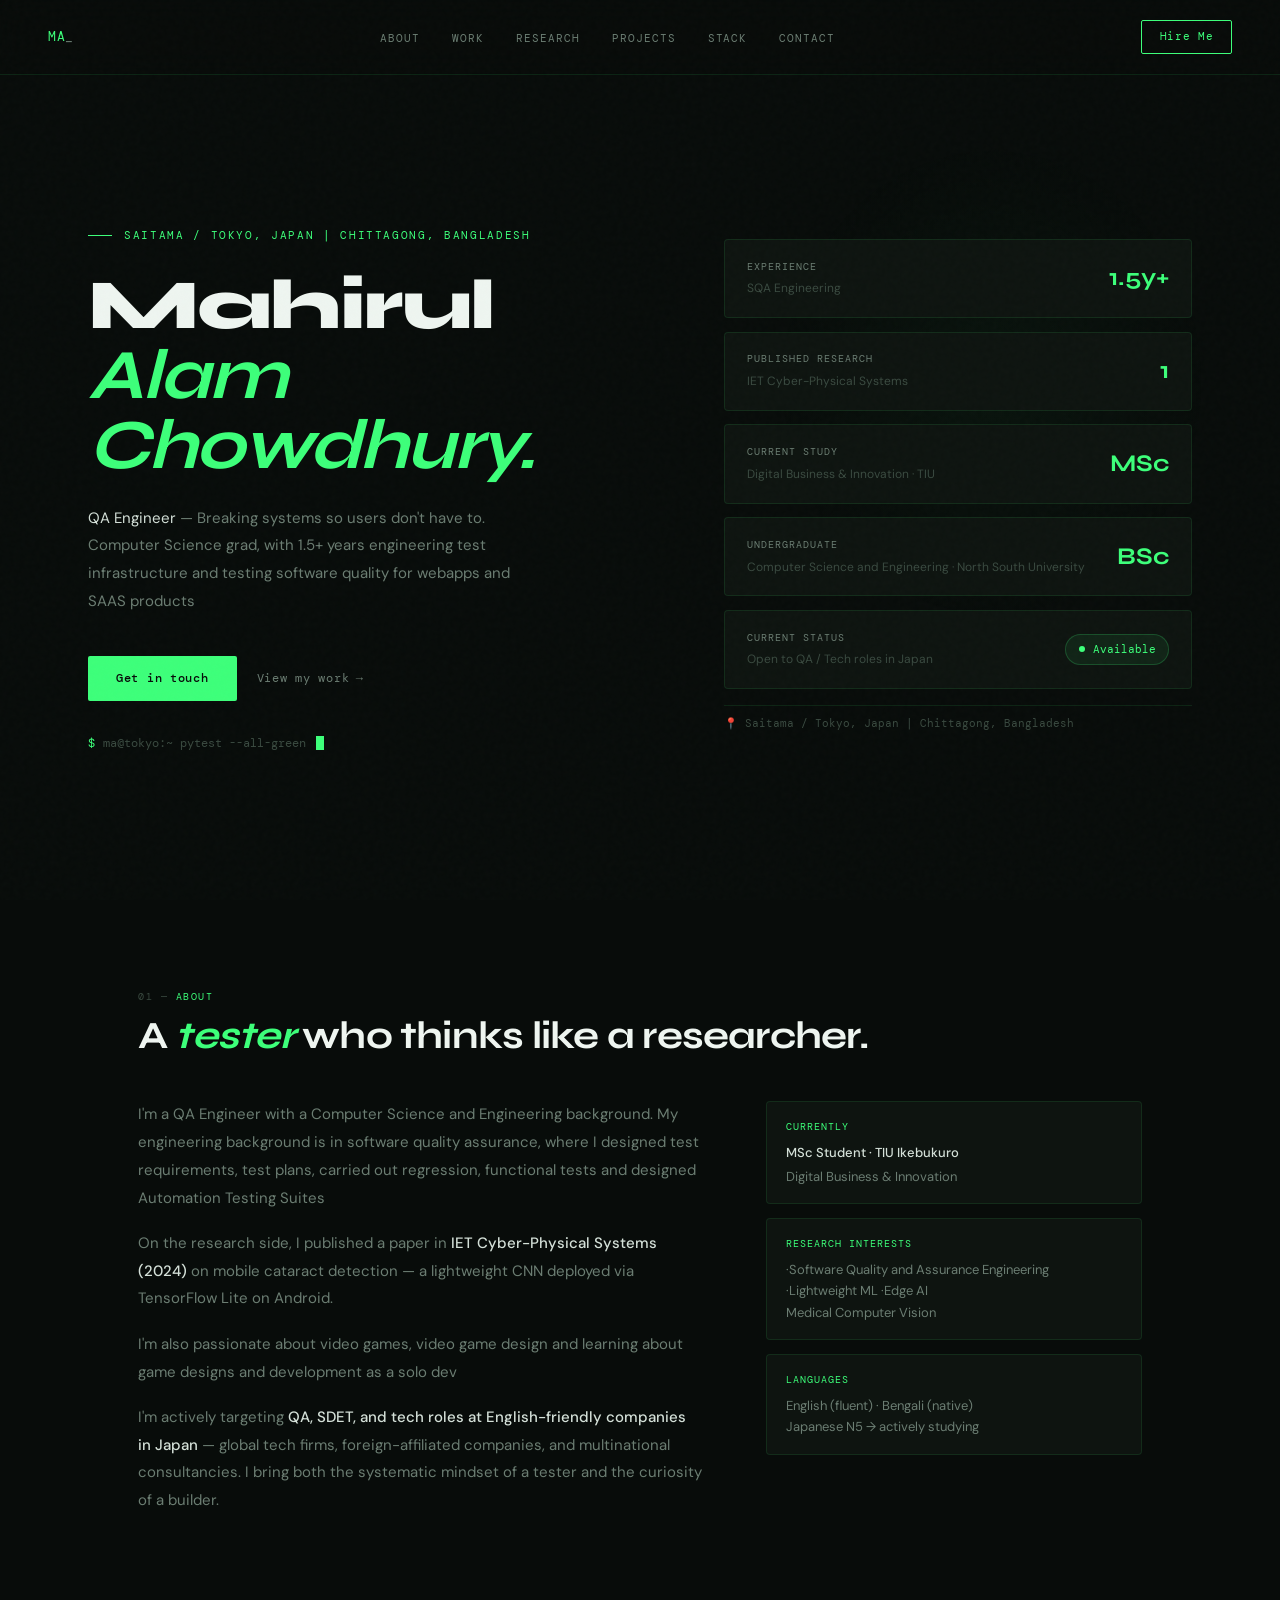
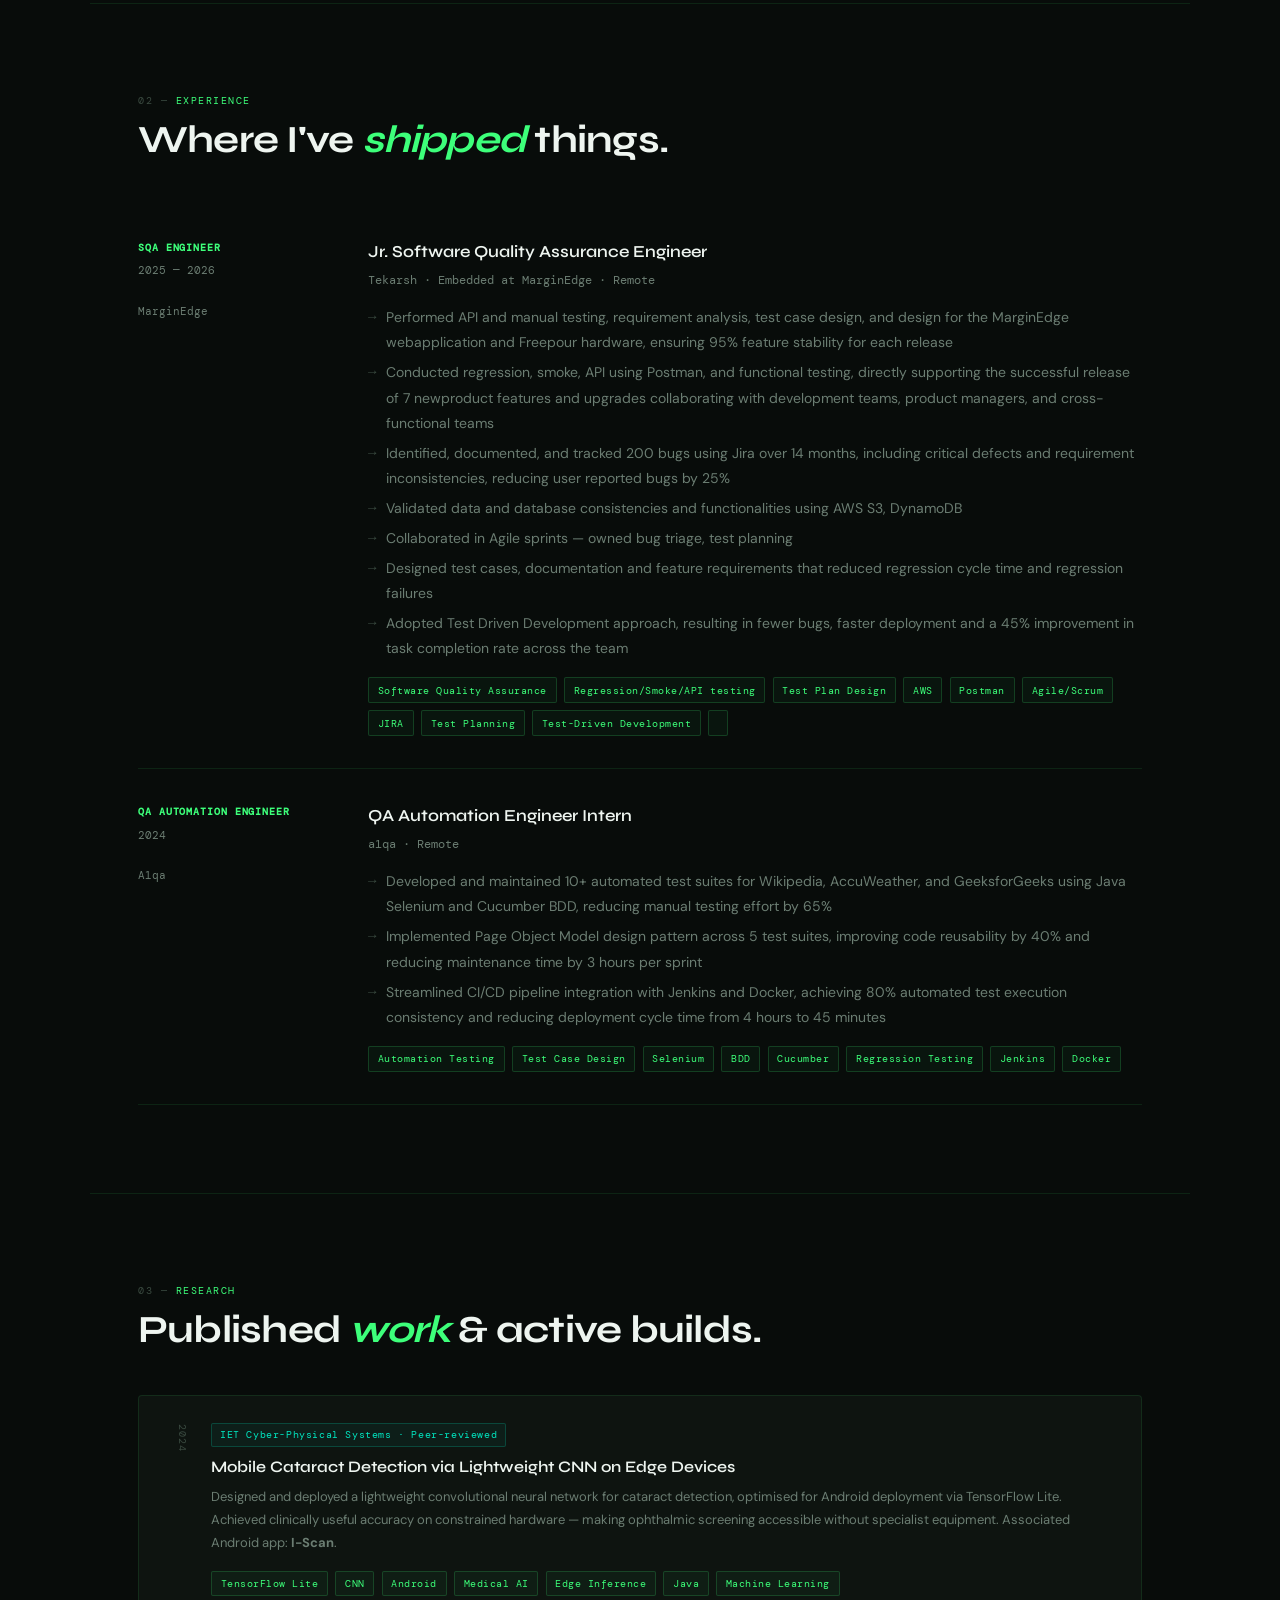
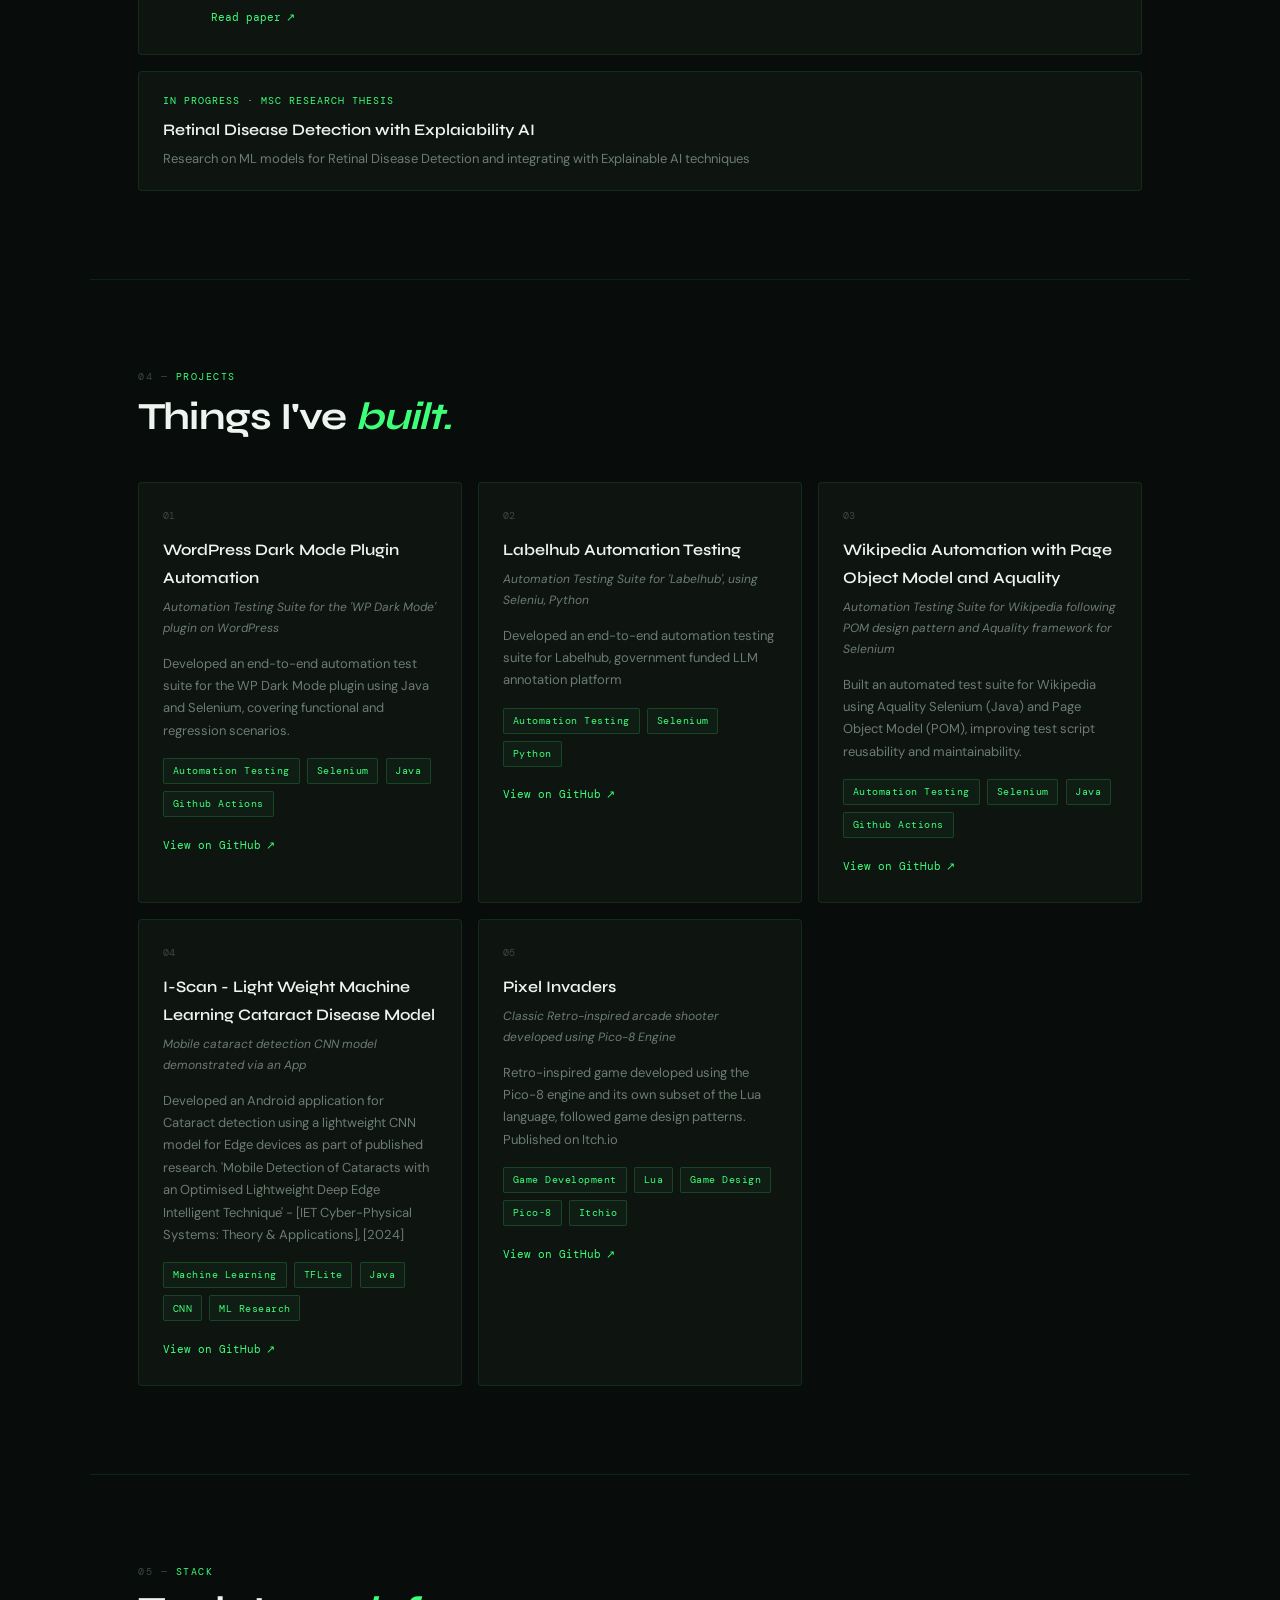
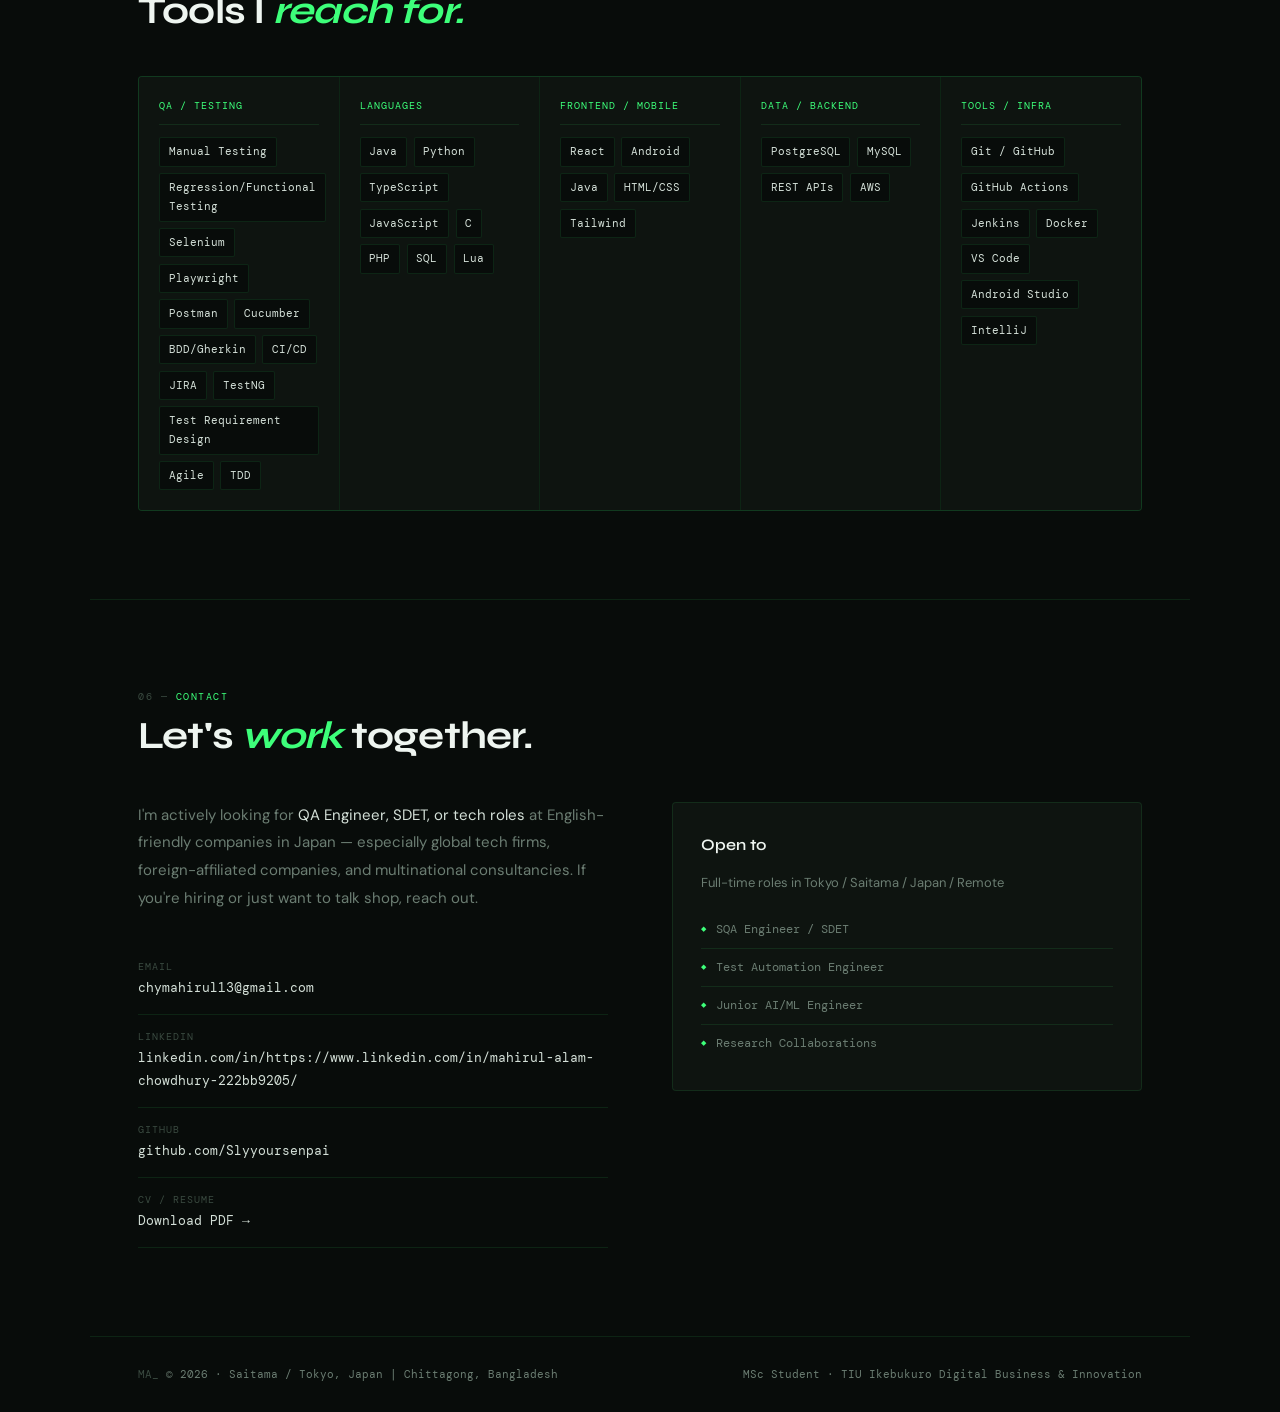
<file: index.html>
<!DOCTYPE html>
<html lang="en">
<head>
<meta charset="UTF-8">
<meta name="viewport" content="width=device-width, initial-scale=1.0">
<meta name="description" id="meta-desc" content="">
<meta property="og:type" content="website">
<meta name="theme-color" content="#080c0a">
<title id="page-title"></title>
<link rel="preconnect" href="https://fonts.googleapis.com">
<link rel="preconnect" href="https://fonts.gstatic.com" crossorigin>
<link href="https://fonts.googleapis.com/css2?family=DM+Mono:ital,wght@0,300;0,400;0,500;1,400&family=Syne:wght@400;500;700;800&family=DM+Sans:ital,opsz,wght@0,9..40,300;0,9..40,400;0,9..40,500;1,9..40,300&display=swap" rel="stylesheet">
<link rel="stylesheet" href="style.css">
</head>
<body>

<!-- NAV — built by JS -->
<nav id="navbar">
  <div class="nav-logo" id="nav-logo"></div>
  <ul class="nav-links" id="nav-links"></ul>
  <a href="#contact" class="nav-cta">Hire Me</a>
  <button class="nav-toggle" id="navToggle" aria-label="Toggle navigation">
    <span></span><span></span><span></span>
  </button>
</nav>

<!-- HERO — built by JS -->
<div class="hero" id="hero"></div>

<!-- SECTIONS — built by JS -->
<div id="sections"></div>

<!-- FOOTER — built by JS -->
<footer id="footer"></footer>

<!-- ── DATA THEN RENDERER ── -->
<script src="data.js"></script>
<script>
// ============================================================
//  INDEX.HTML — Renders DATA from data.js into the page.
//  You should not need to edit this file.
// ============================================================

// ── helpers ──────────────────────────────────────────────────
const el  = (tag, cls, html) => { const e = document.createElement(tag); if (cls) e.className = cls; if (html) e.innerHTML = html; return e; };
const div = (cls, html) => el('div', cls, html);
const pad = (n) => String(n).padStart(2, '0');

// ── page meta ────────────────────────────────────────────────
document.getElementById('page-title').textContent  = `${DATA.name} — ${DATA.role}`;
document.getElementById('meta-desc').content        = `${DATA.name} — ${DATA.role} based in ${DATA.location}.`;

// ── nav logo ─────────────────────────────────────────────────
const initials = DATA.name.split(' ').map(w => w[0]).join('').slice(0, 2);
document.getElementById('nav-logo').innerHTML =
  `${initials}<span>_</span>`;

// ── nav links ────────────────────────────────────────────────
const navSections = ['About','Work','Research','Projects','Stack','Contact'];
const navIds      = ['about','experience','research','projects','stack','contact'];
const navUl = document.getElementById('nav-links');
navSections.forEach((label, i) => {
  const li = el('li');
  const a  = el('a'); a.href = `#${navIds[i]}`; a.textContent = label;
  li.appendChild(a); navUl.appendChild(li);
});

// ── hero ─────────────────────────────────────────────────────
const hero = document.getElementById('hero');
hero.innerHTML = `
  <div>
    <div class="hero-eyebrow">${DATA.location}</div>
    <h1>${DATA.name.split(' ')[0]}<br><em>${DATA.name.split(' ').slice(1).join(' ')}.</em></h1>
    <p class="hero-sub"><strong>${DATA.role}</strong> — ${DATA.heroBio}</p>
    <div class="hero-actions">
      <a href="#contact" class="btn-primary">Get in touch</a>
      <a href="#projects" class="btn-ghost">View my work</a>
    </div>
    <div class="terminal-line">
      ${initials.toLowerCase()}@tokyo:~ pytest --all-green <span class="cursor"></span>
    </div>
  </div>
  <div class="hero-right" id="hero-right"></div>
`;

const heroRight = document.getElementById('hero-right');
DATA.stats.forEach(s => {
  heroRight.appendChild(div('stat-block', `
    <div>
      <div class="stat-label">${s.label}</div>
      <div class="stat-sub">${s.sub}</div>
    </div>
    <div class="stat-val">${s.value}</div>
  `));
});
heroRight.appendChild(div('stat-block', `
  <div>
    <div class="stat-label">Current status</div>
    <div class="stat-sub">Open to QA / Tech roles in Japan</div>
  </div>
  <div class="status-pill">${DATA.status}</div>
`));
heroRight.appendChild(div('location-tag', `📍 ${DATA.location}`));

// ── section builder util ──────────────────────────────────────
const sections = document.getElementById('sections');
let sectionNum = 1;

function makeSection(id, heading) {
  const sec = el('section'); sec.id = id;
  sec.innerHTML = `
    <div class="section-eyebrow reveal"><span class="section-num">${pad(sectionNum)} — </span>${id.charAt(0).toUpperCase() + id.slice(1)}</div>
    <h2 class="reveal">${heading}</h2>
  `;
  sectionNum++;
  sections.appendChild(sec);
  return sec;
}

// ── about ────────────────────────────────────────────────────
{
  const sec = makeSection('about', 'A <em>tester</em> who thinks like a researcher.');
  const grid = div('about-grid reveal');

  const body = div('about-body');
  DATA.about.paragraphs.forEach(p => {
    const para = el('p'); para.innerHTML = p; body.appendChild(para);
  });

  const sidebar = div('about-sidebar');
  DATA.about.sidebar.forEach(card => {
    sidebar.appendChild(div('sidebar-card', `
      <div class="sidebar-card-label">${card.label}</div>
      <div class="sidebar-card-body">${card.body}</div>
    `));
  });

  grid.appendChild(body);
  grid.appendChild(sidebar);
  sec.appendChild(grid);
}

// ── experience ───────────────────────────────────────────────
{
  const sec = makeSection('experience', 'Where I\'ve <em>shipped</em> things.');
  DATA.experience.forEach(job => {
    const item = div('exp-item reveal', `
      <div class="exp-meta">
        <strong>${job.type}</strong>
        ${job.period}<br><br>
        ${job.org}
      </div>
      <div>
        <div class="exp-title">${job.title}</div>
        <div class="exp-company">${job.company}</div>
        <ul class="exp-body">
          ${job.bullets.map(b => `<li>${b}</li>`).join('')}
        </ul>
        <div class="tags">
          ${job.tags.map(t => `<span class="tag">${t}</span>`).join('')}
        </div>
      </div>
    `);
    sec.appendChild(item);
  });
}

// ── research ─────────────────────────────────────────────────
{
  const sec = makeSection('research', 'Published <em>work</em> & active builds.');

  DATA.papers.forEach(paper => {
    const linkHtml = paper.link
      ? `<a href="${paper.link}" class="paper-link" target="_blank">Read paper</a>`
      : '';
    sec.appendChild(div('paper-card reveal', `
      <div class="paper-year">${paper.year}</div>
      <div>
        <span class="paper-badge">${paper.badge}</span>
        <div class="paper-title">${paper.title}</div>
        <div class="paper-desc">${paper.desc}</div>
        <div class="tags">${paper.tags.map(t => `<span class="tag">${t}</span>`).join('')}</div>
        ${linkHtml}
      </div>
    `));
  });

  if (DATA.wip && DATA.wip.title) {
    sec.appendChild(div('wip-card reveal', `
      <div class="wip-label">${DATA.wip.label}</div>
      <div class="wip-title">${DATA.wip.title}</div>
      <div class="wip-desc">${DATA.wip.desc}</div>
    `));
  }
}

// ── projects ─────────────────────────────────────────────────
{
  const sec = makeSection('projects', 'Things I\'ve <em>built.</em>');
  const grid = div('projects-grid reveal');

  DATA.projects.forEach((proj, i) => {
    const hasUrl = !!proj.link;
    const linkEl = hasUrl
      ? `<a href="${proj.link}" class="project-link has-url" target="_blank">${proj.linkLabel}</a>`
      : `<span class="project-link no-url">${proj.linkLabel}</span>`;

    grid.appendChild(div('project-card', `
      <div class="project-num">${pad(i + 1)}</div>
      <div class="project-title">${proj.title}</div>
      <div class="project-sub">${proj.sub}</div>
      <div class="project-desc">${proj.desc}</div>
      <div class="tags" style="margin-bottom:0.85rem">
        ${proj.tags.map(t => `<span class="tag">${t}</span>`).join('')}
      </div>
      ${linkEl}
    `));
  });

  sec.appendChild(grid);
}

// ── stack ────────────────────────────────────────────────────
{
  const sec = makeSection('stack', 'Tools I <em>reach for.</em>');
  const grid = div('stack-grid reveal');

  DATA.skills.forEach(cat => {
    grid.appendChild(div('stack-cat', `
      <div class="stack-cat-name">${cat.category}</div>
      <div class="stack-items">
        ${cat.items.map(i => `<span class="stack-item">${i}</span>`).join('')}
      </div>
    `));
  });

  sec.appendChild(grid);
}

// ── contact ──────────────────────────────────────────────────
{
  const sec = makeSection('contact', 'Let\'s <em>work</em> together.');
  sec.innerHTML += `
    <div class="contact-grid reveal">
      <div>
        <p class="contact-desc">
          I'm actively looking for <strong>QA Engineer, SDET, or tech roles</strong> at
          English-friendly companies in Japan — especially global tech firms,
          foreign-affiliated companies, and multinational consultancies.
          If you're hiring or just want to talk shop, reach out.
        </p>
        <div class="contact-links">
          <a href="mailto:${DATA.email}" class="contact-link">
            <span class="contact-link-label">Email</span>${DATA.email}
          </a>
          <a href="https://${DATA.linkedin}" class="contact-link" target="_blank">
            <span class="contact-link-label">LinkedIn</span>${DATA.linkedin}
          </a>
          <a href="https://${DATA.github}" class="contact-link" target="_blank">
            <span class="contact-link-label">GitHub</span>${DATA.github}
          </a>
          <a href="${DATA.cv}" class="contact-link" target="_blank">
            <span class="contact-link-label">CV / Resume</span>Download PDF →
          </a>
        </div>
      </div>
      <div class="contact-right">
        <div class="contact-right-title">Open to</div>
        <p>${DATA.contactNote}</p>
        <ul class="avail-list">
          ${DATA.openTo.map(item => `<li>${item}</li>`).join('')}
        </ul>
      </div>
    </div>
  `;
}

// ── footer ───────────────────────────────────────────────────
document.getElementById('footer').innerHTML = `
  <div class="footer-text">${initials}_ <span>© ${new Date().getFullYear()} · ${DATA.location}</span></div>
  <div class="footer-text"><span>${DATA.about.sidebar[0].body.replace(/<[^>]*>/g, ' ').trim()}</span></div>
`;

// ── nav shrink on scroll ──────────────────────────────────────
const navbar = document.getElementById('navbar');
window.addEventListener('scroll', () => {
  navbar.classList.toggle('scrolled', window.scrollY > 60);
}, { passive: true });

// ── mobile nav ───────────────────────────────────────────────
document.getElementById('navToggle').addEventListener('click', () => {
  navbar.classList.toggle('nav-mobile-open');
});
document.querySelectorAll('.nav-links a').forEach(a =>
  a.addEventListener('click', () => navbar.classList.remove('nav-mobile-open'))
);

// ── scroll reveal ─────────────────────────────────────────────
const observer = new IntersectionObserver((entries) => {
  entries.forEach((entry, i) => {
    if (entry.isIntersecting) {
      setTimeout(() => entry.target.classList.add('visible'), i * 60);
      observer.unobserve(entry.target);
    }
  });
}, { threshold: 0.08, rootMargin: '0px 0px -40px 0px' });

document.querySelectorAll('.reveal').forEach(el => observer.observe(el));
</script>
</body>
</html>
</file>
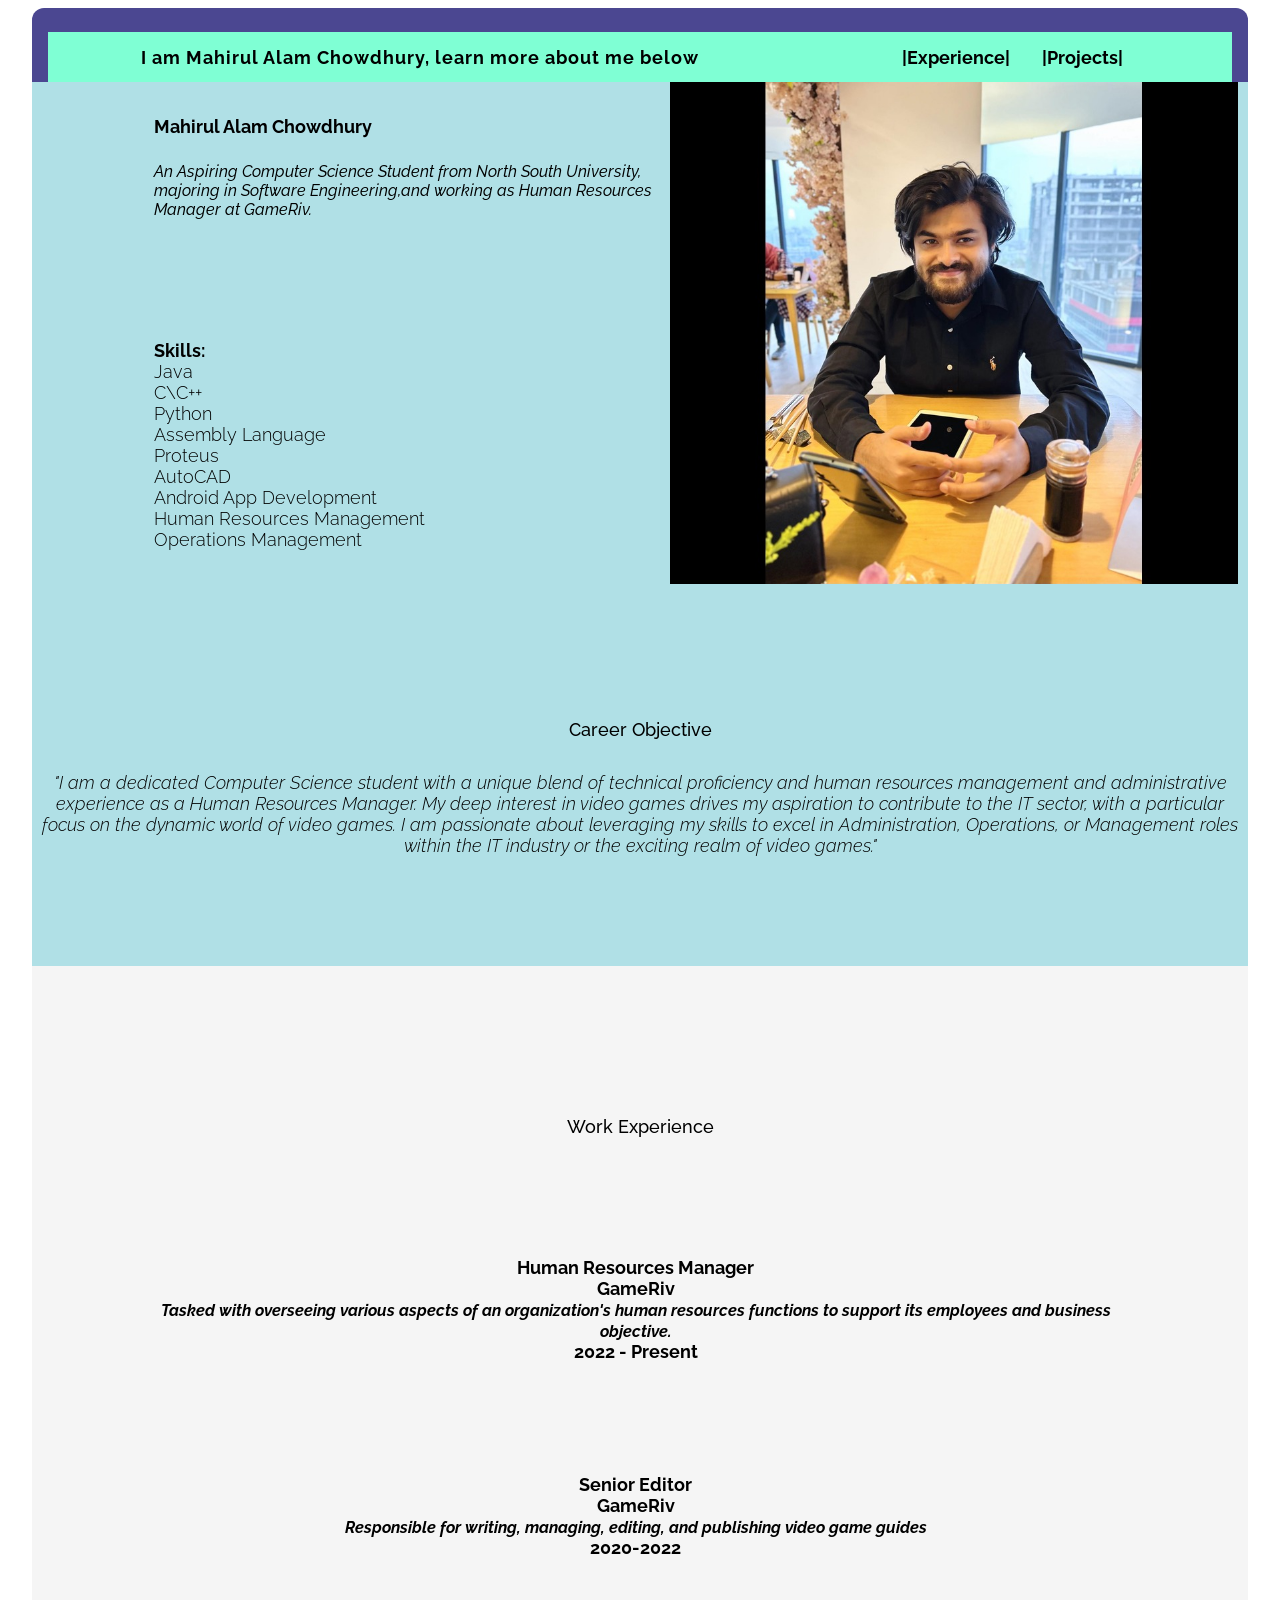
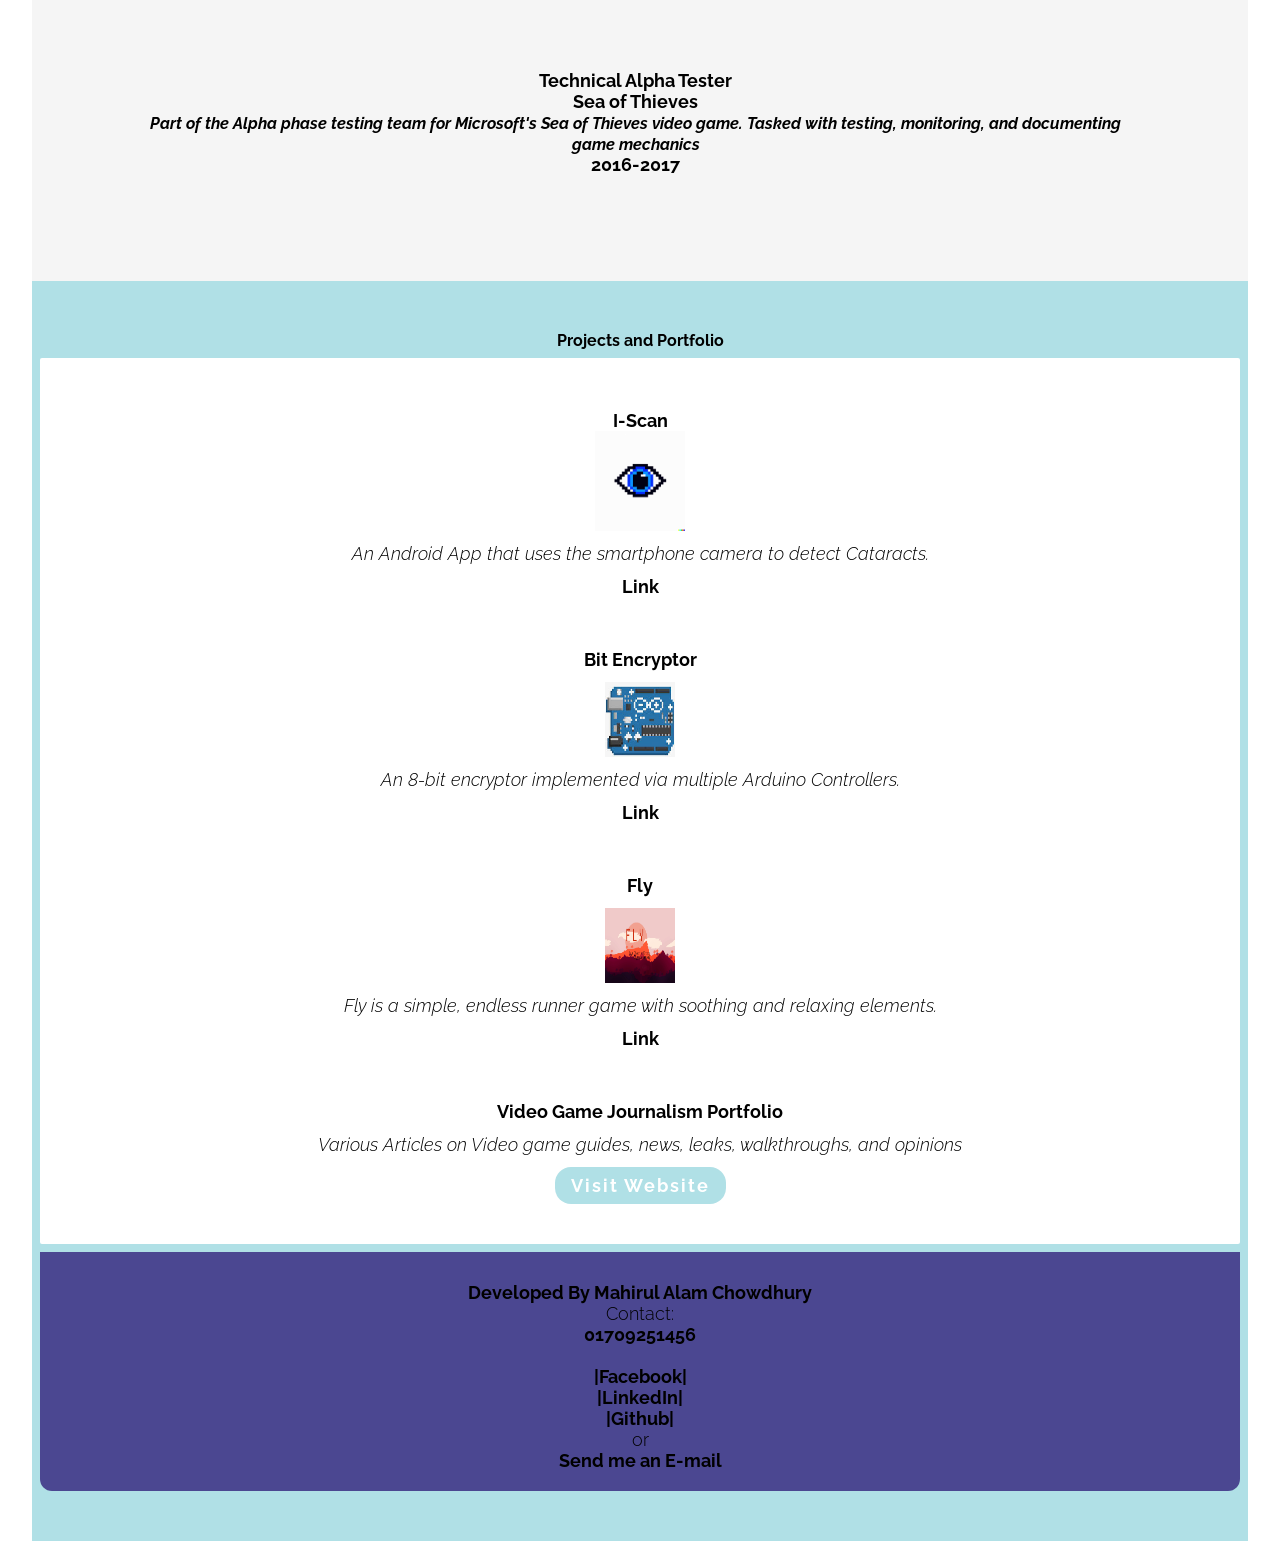
<file: portfolio/home.html>
<!DOCTYPE html>
<html lang="en">

<head>
  <meta charset="UTF-8">
  <meta name="viewport" content="width=device-width, initial-scale=1.0">
  <link rel="stylesheet" href="style.css">
  <title>portfolio</title>
</head>

<body>
    <main>
        <header>
            <a href="#welcome-section" id="profile-link" class="logo"> I am Mahirul Alam Chowdhury, learn more about me below</a>
            <nav id="navbar" class="navbar">
                <ul class="navbar-links">
                    <li>
                        <a href="#Work"> |Experience|</a>
                    </li>
                    <li>
                        <a href="#Projects">|Projects|</a>
                    </li>
                </ul>
            </nav>
            
        </header>


        <section id="welcome-section" class="main-top">
            <section class="intro">
                <section class="intro-left">
                  
                    <h1 class="intro-title">
                      Mahirul Alam Chowdhury
                    </h1>
                    <p class="intro-sub-title">
                        <i>
                     An Aspiring Computer Science Student from North South University, majoring in Software Engineering,and working as Human Resources Manager at GameRiv.
                      </i>
                    </p>
                    <br>
                    <div class="divider">

                    </div>
                    <p class="skills">
                        <ul>
                            <strong>Skills:</strong>
                            <li>
                                Java
                            </li>
                            <li>
                                C\C++
                            </li>
                            <li>
                                Python
                            </li>
                            <li>
                                Assembly Language
                            </li>
                            <li>
                                Proteus
                            </li>
                            <li>
                                AutoCAD
                            </li>
                            <li>
                                Android App Development
                            </li>
                            <li>
                                Human Resources Management
                            </li>
                            <li>
                                Operations Management
                            </li>
                        </ul>
                        
                    </p>
                </section>
                <section class="intro-right">
                    <img src="me.jpg" alt="Developer Intro Photo" class="intro-img">
                </section>
            </section>
            <section class="bottom"> 
            </section>
        </section>

        
        <section id="CareerObjective" class="CareerObjective padding">
            <section class="CareerObjective-box">
                <section class="section-header">
                    <h2 class="sub-title">
                        Career Objective
                    </h2>
                </section>
                <section class="CareerObjective-content">
                    <p>
                        <i>
                            "I am a dedicated Computer Science student with a unique blend of technical proficiency and human resources management and administrative experience as a Human Resources Manager. My deep interest in video games drives my aspiration to contribute to the IT sector, with a particular focus on the dynamic world of video games. I am passionate about leveraging my skills to excel in Administration, Operations, or Management roles within the IT industry or the exciting realm of video games."
                        </i>
                    </p>
                </section>
            </section>
        </section>



        <section id="Work" class="Work padding">
            <section class="Work-box">
                <section class="about-right">
                    <section class="section-header">
                        <p class="sub-title">
                            Work Experience
                        </p>
                        
                  </section>
                    <section class="Work-item-box">
                        <section class="Work-item">
                           
                            <p class="Work-name">
                                Human Resources Manager
                                <br>
                                <a class="Gameriv" href="https://gameriv.com/" target="_blank">GameRiv</a>
                                <br>
                                <i class="work-desc">
                                 Tasked with overseeing various aspects of an organization's human resources functions to support its employees and business objective.
                                </i>
                            </p>
                            <p class="about-info">
                                2022 - Present
                            </p>
                        </section>
                       
                        <section class="Work-item">
                           
                            <p class="Work-name">
                                Senior Editor
                                <br>
                                <a class="Gameriv" href="https://gameriv.com/" target="_blank">GameRiv</a>
                                <br>
                                <i class="work-desc">
                                    Responsible for writing, managing, editing, and publishing video game guides 
                                   </i>
                            </p>
                            <p class="Work-info">
                                2020-2022
                            </p>
                        </section>
                        <section class="Work-item">
                            <p Work="about-name">
                                Technical Alpha Tester
                                <br>
                                <a class="Gameriv" href="https://www.seaofthieves.com/" target="_blank">Sea of Thieves</a>
                                <br>
                            </p>
                            <i class="work-desc">
                                Part of the Alpha phase testing team for Microsoft's Sea of Thieves video game. Tasked with testing, monitoring, and documenting game mechanics
                               </i>
                            <p class="about-info">
                                2016-2017
                            </p>
                        </section>
                    </section>
                </section>
            </section>
        </section>


     
        <section id="Projects" class="Projects padding">
            <section class="Projects-box">
                <section class="Projects-header">
                    
                    <h2 class="Projects-title">
                     Projects and Portfolio
                    </h2>
                </section>
                <section class="Projects-item">
                   
                    <section class="Projects-item">
                    
                        <h3 class="Projects-title inner-margin">
                            I-Scan
                            <img class="iscan" src="pixel_icon.jpg" alt="Iscan_logo" height="100" width="90">
                        </h3>
                        <p class="Project-desc inner-margin">
                         <i>
                            An Android App that uses the smartphone camera to detect Cataracts.
                         </i>
                        </p>
                        <a href="https://github.com/Slyyoursenpai/I-Scan" target="_blank">Link</a>
                    </section>
                <section class="Projects-item">
                    
                    <h3 class="Projects-title inner-margin">
                       Bit Encryptor
                    </h3>
                    <img class="iscan" src="ard.jpg" alt="encryptor_logo" height="75" width="70">

                    <p class="Project-desc inner-margin">
                        <i>An 8-bit encryptor implemented via multiple Arduino Controllers.
                         </i>
                        </p>
                    <a href="https://github.com/Slyyoursenpai/Bit-Encryptor" target="_blank">Link</a>
                </section>
                <section class="Projects-item">
                    
                    <h3 class="Projects-title inner-margin">
                        Fly
                    </h3>
                    <img class="iscan" src="fly.jpeg" alt="fly_logo" height="75" width="70">

                    <p class="Project-desc inner-margin">
                        <i>Fly is a simple, endless runner game with soothing and relaxing elements.
                        </i>
                        </p>
                    <a href="https://chaoticcross12.itch.io/fly" target="_blank">Link</a>
                </section>
                <section class="Projects-item">
                    
                    <h3 class="Projects-title inner-margin">
                        Video Game Journalism Portfolio
                    </h3>
                    <p class="Project-desc inner-margin">
                       <i> Various Articles on Video game guides, news, leaks, walkthroughs, and opinions</i>
                    </p>
                    <a href="https://gameriv.com/author/slyyoursenpai/" target="_blank" class="btn">Visit Website</a>

            </section>
        </section>

        <footer>
        
            <p class="copyright">
                <strong>Developed By Mahirul Alam Chowdhury</strong>
            </p>
            Contact:
            <br>
            <strong>01709251456</strong>
            <br>
            <a href="#">|Facebook|</a>
            <a href="#">|LinkedIn|</a>
            <a href="#">|Github|</a>
            <p>or   </p>
            <p><a href="mailto:chymahirul12@gmail.com">Send me an E-mail</a>
             </p>
        </footer>
    </main>
</body>
</html>
</file>
<file: style.css>
/* ============================================================
   STYLE.CSS — Edit for design changes only.
   Content lives in data.js, structure in index.html.
   ============================================================ */

:root {
  --bg:      #080c0a;
  --bg2:     #0e1410;
  --bg3:     #131a15;
  --accent:  #3dff7a;
  --accent2: #00e5c0;
  --dim:     #3a4a40;
  --muted:   #6b7d72;
  --text:    #d4e0d8;
  --heading: #eef5f0;
  --line:    rgba(61,255,122,0.10);
}

*, *::before, *::after { box-sizing: border-box; margin: 0; padding: 0; }
html { scroll-behavior: smooth; }

body {
  background: var(--bg);
  color: var(--text);
  font-family: 'DM Sans', sans-serif;
  font-size: 15px;
  line-height: 1.75;
  overflow-x: hidden;
}

a { color: inherit; text-decoration: none; }

/* ── SCROLLBAR ── */
::-webkit-scrollbar { width: 4px; }
::-webkit-scrollbar-track { background: var(--bg); }
::-webkit-scrollbar-thumb { background: var(--dim); border-radius: 2px; }

/* ── GRAIN ── */
body::before {
  content: '';
  position: fixed; inset: 0;
  background-image: url("data:image/svg+xml,%3Csvg viewBox='0 0 200 200' xmlns='http://www.w3.org/2000/svg'%3E%3Cfilter id='n'%3E%3CfeTurbulence type='fractalNoise' baseFrequency='0.85' numOctaves='4' stitchTiles='stitch'/%3E%3C/filter%3E%3Crect width='100%25' height='100%25' filter='url(%23n)' opacity='0.04'/%3E%3C/svg%3E");
  pointer-events: none; z-index: 9999; opacity: 0.45;
}

/* ── NAV ── */
nav {
  position: fixed; top: 0; left: 0; right: 0; z-index: 200;
  display: flex; align-items: center; justify-content: space-between;
  padding: 1.25rem 3rem;
  background: rgba(8,12,10,0.88);
  backdrop-filter: blur(14px);
  border-bottom: 1px solid var(--line);
  transition: padding 0.3s;
}
nav.scrolled { padding: 0.85rem 3rem; }

.nav-logo { font-family: 'DM Mono', monospace; font-size: 13px; color: var(--accent); letter-spacing: 0.05em; }
.nav-logo span { color: var(--muted); }

.nav-links { display: flex; gap: 2rem; list-style: none; }
.nav-links a {
  font-family: 'DM Mono', monospace; font-size: 11px;
  color: var(--muted); letter-spacing: 0.09em; text-transform: uppercase;
  transition: color 0.2s; position: relative; padding-bottom: 2px;
}
.nav-links a::after {
  content: ''; position: absolute; bottom: 0; left: 0;
  width: 0; height: 1px; background: var(--accent); transition: width 0.25s;
}
.nav-links a:hover { color: var(--accent); }
.nav-links a:hover::after { width: 100%; }

.nav-cta {
  font-family: 'DM Mono', monospace; font-size: 11px; letter-spacing: 0.06em;
  color: var(--accent); border: 1px solid var(--accent);
  padding: 0.4rem 1.1rem; border-radius: 2px; transition: all 0.2s;
}
.nav-cta:hover { background: var(--accent); color: var(--bg); }

.nav-toggle {
  display: none; background: none; border: none; cursor: pointer;
  flex-direction: column; gap: 5px; padding: 4px;
}
.nav-toggle span { display: block; width: 22px; height: 1px; background: var(--text); transition: all 0.3s; }

/* ── HERO ── */
.hero {
  min-height: 100vh;
  display: grid; grid-template-columns: 1.1fr 0.9fr;
  padding: 10rem 3rem 5rem; gap: 4rem; align-items: center;
  max-width: 1200px; margin: 0 auto; position: relative;
}
.hero::after {
  content: ''; position: fixed; top: 15%; right: 5%;
  width: 35vw; height: 55vh;
  background: radial-gradient(ellipse at center, rgba(61,255,122,0.035) 0%, transparent 70%);
  pointer-events: none; z-index: -1;
}

.hero-eyebrow {
  font-family: 'DM Mono', monospace; font-size: 11px; color: var(--accent);
  letter-spacing: 0.15em; text-transform: uppercase; margin-bottom: 1.5rem;
  display: flex; align-items: center; gap: 0.75rem;
  opacity: 0; animation: fadeUp 0.6s ease 0.1s forwards;
}
.hero-eyebrow::before { content: ''; width: 24px; height: 1px; background: var(--accent); flex-shrink: 0; }

h1 {
  font-family: 'Syne', sans-serif;
  font-size: clamp(3.2rem, 5.5vw, 5rem); font-weight: 800;
  color: var(--heading); line-height: 1.0; letter-spacing: -0.025em; margin-bottom: 1.5rem;
  opacity: 0; animation: fadeUp 0.6s ease 0.2s forwards;
}
h1 em { font-style: italic; color: var(--accent); font-weight: 700; }

.hero-sub {
  font-size: 15px; color: var(--muted); max-width: 440px;
  margin-bottom: 2.5rem; line-height: 1.85;
  opacity: 0; animation: fadeUp 0.6s ease 0.3s forwards;
}
.hero-sub strong { color: var(--text); font-weight: 400; }

.hero-actions {
  display: flex; gap: 1.25rem; align-items: center;
  opacity: 0; animation: fadeUp 0.6s ease 0.4s forwards;
}

.btn-primary {
  font-family: 'DM Mono', monospace; font-size: 12px; letter-spacing: 0.06em;
  background: var(--accent); color: var(--bg); padding: 0.75rem 1.75rem;
  border-radius: 2px; font-weight: 500; transition: all 0.2s; display: inline-block;
}
.btn-primary:hover { background: var(--accent2); transform: translateY(-1px); }

.btn-ghost {
  font-family: 'DM Mono', monospace; font-size: 12px; letter-spacing: 0.06em;
  color: var(--muted); transition: color 0.2s;
  display: flex; align-items: center; gap: 0.4rem;
}
.btn-ghost:hover { color: var(--text); }
.btn-ghost::after { content: '→'; transition: transform 0.2s; }
.btn-ghost:hover::after { transform: translateX(3px); }

.terminal-line {
  font-family: 'DM Mono', monospace; font-size: 12px; color: var(--dim);
  margin-top: 2rem; display: flex; align-items: center; gap: 0.5rem;
  opacity: 0; animation: fadeUp 0.6s ease 0.5s forwards;
}
.terminal-line::before { content: '$'; color: var(--accent); }
.cursor {
  display: inline-block; width: 8px; height: 14px;
  background: var(--accent); animation: blink 1s step-end infinite;
  vertical-align: middle; margin-left: 2px;
}

/* ── HERO STATS ── */
.hero-right {
  display: flex; flex-direction: column; gap: 0.85rem;
  opacity: 0; animation: fadeUp 0.6s ease 0.3s forwards;
}
.stat-block {
  background: var(--bg2); border: 1px solid var(--line); border-radius: 4px;
  padding: 1.1rem 1.35rem; display: flex; justify-content: space-between;
  align-items: center; transition: border-color 0.2s;
}
.stat-block:hover { border-color: rgba(61,255,122,0.25); }
.stat-label { font-family: 'DM Mono', monospace; font-size: 10px; color: var(--muted); letter-spacing: 0.1em; text-transform: uppercase; }
.stat-sub   { font-size: 12px; color: var(--dim); margin-top: 0.2rem; }
.stat-val   { font-family: 'Syne', sans-serif; font-size: 1.5rem; font-weight: 700; color: var(--accent); flex-shrink: 0; }

.status-pill {
  display: inline-flex; align-items: center; gap: 0.5rem;
  font-family: 'DM Mono', monospace; font-size: 11px; color: var(--accent);
  background: rgba(61,255,122,0.07); border: 1px solid rgba(61,255,122,0.2);
  padding: 0.3rem 0.8rem; border-radius: 100px; flex-shrink: 0;
}
.status-pill::before {
  content: ''; width: 6px; height: 6px; background: var(--accent);
  border-radius: 50%; animation: blink 2s ease-in-out infinite;
}
.location-tag { font-family: 'DM Mono', monospace; font-size: 11px; color: var(--dim); padding: 0.5rem 0; border-top: 1px solid var(--line); margin-top: 0.15rem; }

/* ── SECTIONS ── */
section { padding: 5.5rem 3rem; max-width: 1100px; margin: 0 auto; }
section + section { border-top: 1px solid var(--line); }

.section-eyebrow { font-family: 'DM Mono', monospace; font-size: 10px; color: var(--accent); letter-spacing: 0.15em; text-transform: uppercase; margin-bottom: 0.6rem; }
.section-num { color: var(--dim); }

h2 {
  font-family: 'Syne', sans-serif; font-size: clamp(1.9rem, 3vw, 2.8rem);
  font-weight: 700; color: var(--heading); line-height: 1.1;
  letter-spacing: -0.02em; margin-bottom: 2.75rem;
}
h2 em { font-style: italic; color: var(--accent); }

/* ── ABOUT ── */
.about-grid { display: grid; grid-template-columns: 1.2fr 0.8fr; gap: 4rem; align-items: start; }
.about-body p { color: var(--muted); margin-bottom: 1.1rem; font-size: 15px; line-height: 1.85; }
.about-body p strong { color: var(--text); font-weight: 500; }
.about-body p:last-child { margin-bottom: 0; }

.about-sidebar { display: flex; flex-direction: column; gap: 0.85rem; }
.sidebar-card { background: var(--bg2); border: 1px solid var(--line); border-radius: 4px; padding: 1rem 1.2rem; transition: border-color 0.2s; }
.sidebar-card:hover { border-color: rgba(61,255,122,0.22); }
.sidebar-card-label { font-family: 'DM Mono', monospace; font-size: 10px; color: var(--accent); letter-spacing: 0.1em; text-transform: uppercase; margin-bottom: 0.4rem; }
.sidebar-card-body { font-size: 13px; color: var(--muted); line-height: 1.65; }
.sidebar-card-body strong { color: var(--text); font-weight: 500; display: block; margin-bottom: 0.15rem; }

/* ── EXPERIENCE ── */
.exp-item { padding: 2rem 0; border-bottom: 1px solid var(--line); display: grid; grid-template-columns: 190px 1fr; gap: 2.5rem; align-items: start; }
.exp-item:first-child { border-top: 1px solid var(--line); }
.exp-meta { font-family: 'DM Mono', monospace; font-size: 11px; color: var(--muted); line-height: 1.85; padding-top: 0.1rem; }
.exp-meta strong { color: var(--accent); display: block; font-size: 10px; letter-spacing: 0.09em; text-transform: uppercase; margin-bottom: 0.2rem; }
.exp-title { font-family: 'Syne', sans-serif; font-size: 1.05rem; font-weight: 600; color: var(--heading); margin-bottom: 0.2rem; }
.exp-company { font-family: 'DM Mono', monospace; font-size: 12px; color: var(--muted); margin-bottom: 0.9rem; }
.exp-body { list-style: none; font-size: 14px; color: var(--muted); line-height: 1.8; }
.exp-body li { padding-left: 1.1rem; position: relative; margin-bottom: 0.3rem; }
.exp-body li::before { content: '→'; position: absolute; left: 0; color: var(--dim); font-family: monospace; }

.tags { display: flex; flex-wrap: wrap; gap: 0.45rem; margin-top: 1rem; }
.tag { font-family: 'DM Mono', monospace; font-size: 10px; letter-spacing: 0.05em; color: var(--accent); border: 1px solid rgba(61,255,122,0.18); padding: 0.2rem 0.55rem; border-radius: 2px; background: rgba(61,255,122,0.04); }

/* ── RESEARCH ── */
.paper-card { background: var(--bg2); border: 1px solid var(--line); border-radius: 4px; padding: 1.5rem; margin-bottom: 1rem; display: grid; grid-template-columns: 28px 1fr; gap: 1.25rem; align-items: start; transition: border-color 0.2s; }
.paper-card:hover { border-color: rgba(61,255,122,0.3); }
.paper-year { font-family: 'DM Mono', monospace; font-size: 10px; color: var(--dim); writing-mode: vertical-rl; letter-spacing: 0.1em; text-transform: uppercase; padding-top: 4px; }
.paper-badge { font-family: 'DM Mono', monospace; font-size: 10px; color: var(--accent2); border: 1px solid rgba(0,229,192,0.2); background: rgba(0,229,192,0.05); padding: 0.15rem 0.5rem; border-radius: 2px; display: inline-block; margin-bottom: 0.55rem; letter-spacing: 0.06em; }
.paper-title { font-family: 'Syne', sans-serif; font-size: 1rem; font-weight: 600; color: var(--heading); margin-bottom: 0.5rem; line-height: 1.4; }
.paper-desc { font-size: 13px; color: var(--muted); line-height: 1.75; }
.paper-link { display: inline-flex; align-items: center; gap: 0.3rem; font-family: 'DM Mono', monospace; font-size: 11px; color: var(--accent); margin-top: 0.75rem; }
.paper-link::after { content: '↗'; }

.wip-card { background: var(--bg2); border: 1px solid var(--line); border-radius: 4px; padding: 1.25rem 1.5rem; margin-top: 0.5rem; }
.wip-label { font-family: 'DM Mono', monospace; font-size: 10px; color: var(--accent); letter-spacing: 0.1em; text-transform: uppercase; margin-bottom: 0.4rem; }
.wip-title { font-family: 'Syne', sans-serif; font-size: 1rem; font-weight: 600; color: var(--heading); margin-bottom: 0.3rem; }
.wip-desc  { font-size: 13px; color: var(--muted); line-height: 1.7; }

/* ── PROJECTS ── */
.projects-grid { display: grid; grid-template-columns: repeat(auto-fit, minmax(270px, 1fr)); gap: 1rem; }
.project-card { background: var(--bg2); border: 1px solid var(--line); border-radius: 4px; padding: 1.5rem; transition: all 0.22s; position: relative; overflow: hidden; }
.project-card::before { content: ''; position: absolute; top: 0; left: 0; right: 0; height: 2px; background: linear-gradient(90deg, var(--accent), var(--accent2)); transform: scaleX(0); transform-origin: left; transition: transform 0.3s ease; }
.project-card:hover { border-color: rgba(61,255,122,0.28); transform: translateY(-3px); }
.project-card:hover::before { transform: scaleX(1); }
.project-num   { font-family: 'DM Mono', monospace; font-size: 10px; color: var(--dim); margin-bottom: 0.75rem; }
.project-title { font-family: 'Syne', sans-serif; font-size: 1rem; font-weight: 600; color: var(--heading); margin-bottom: 0.3rem; }
.project-sub   { font-size: 12px; color: var(--muted); font-style: italic; margin-bottom: 0.85rem; }
.project-desc  { font-size: 13px; color: var(--muted); line-height: 1.72; margin-bottom: 1rem; }
.project-link  { font-family: 'DM Mono', monospace; font-size: 11px; color: var(--accent); display: inline-flex; align-items: center; gap: 0.3rem; transition: gap 0.2s; }
.project-link:hover { gap: 0.55rem; }
.project-link.has-url::after { content: '↗'; }
.project-link.no-url { color: var(--dim); pointer-events: none; }

/* ── STACK ── */
.stack-grid { display: grid; grid-template-columns: repeat(auto-fit, minmax(190px, 1fr)); gap: 1px; background: var(--line); border: 1px solid var(--line); border-radius: 4px; overflow: hidden; }
.stack-cat { background: var(--bg2); padding: 1.25rem; transition: background 0.2s; }
.stack-cat:hover { background: var(--bg3); }
.stack-cat-name { font-family: 'DM Mono', monospace; font-size: 10px; color: var(--accent); letter-spacing: 0.1em; text-transform: uppercase; margin-bottom: 0.75rem; padding-bottom: 0.6rem; border-bottom: 1px solid var(--line); }
.stack-items { display: flex; flex-wrap: wrap; gap: 0.4rem; }
.stack-item { font-family: 'DM Mono', monospace; font-size: 11px; color: var(--text); background: var(--bg); padding: 0.25rem 0.55rem; border-radius: 2px; border: 1px solid var(--line); transition: border-color 0.2s; }
.stack-item:hover { border-color: rgba(61,255,122,0.25); }

/* ── CONTACT ── */
.contact-grid { display: grid; grid-template-columns: 1fr 1fr; gap: 4rem; align-items: start; }
.contact-desc { font-size: 15px; color: var(--muted); line-height: 1.85; margin-bottom: 2rem; }
.contact-desc strong { color: var(--text); font-weight: 400; }

.contact-links { display: flex; flex-direction: column; }
.contact-link { font-family: 'DM Mono', monospace; font-size: 13px; color: var(--text); display: flex; flex-direction: column; gap: 0.1rem; transition: color 0.2s, padding-left 0.2s; border-bottom: 1px solid var(--line); padding: 0.85rem 0; }
.contact-link:hover { color: var(--accent); padding-left: 0.5rem; }
.contact-link-label { color: var(--dim); font-size: 10px; letter-spacing: 0.1em; text-transform: uppercase; }

.contact-right { background: var(--bg2); border: 1px solid var(--line); border-radius: 4px; padding: 1.75rem; }
.contact-right-title { font-family: 'Syne', sans-serif; font-size: 1rem; font-weight: 600; color: var(--heading); margin-bottom: 0.85rem; }
.contact-right p { font-size: 13px; color: var(--muted); line-height: 1.75; margin-bottom: 1rem; }
.avail-list { list-style: none; }
.avail-list li { font-family: 'DM Mono', monospace; font-size: 12px; color: var(--muted); padding: 0.5rem 0; border-bottom: 1px solid var(--line); display: flex; align-items: center; gap: 0.6rem; }
.avail-list li:last-child { border-bottom: none; }
.avail-list li::before { content: '◆'; color: var(--accent); font-size: 7px; flex-shrink: 0; }

/* ── FOOTER ── */
footer { border-top: 1px solid var(--line); padding: 1.75rem 3rem; display: flex; justify-content: space-between; align-items: center; max-width: 1100px; margin: 0 auto; }
.footer-text { font-family: 'DM Mono', monospace; font-size: 11px; color: var(--dim); }
.footer-text span { color: var(--muted); }

/* ── ANIMATIONS ── */
@keyframes fadeUp {
  from { opacity: 0; transform: translateY(18px); }
  to   { opacity: 1; transform: translateY(0); }
}
@keyframes blink {
  0%, 100% { opacity: 1; }
  50%       { opacity: 0; }
}
.reveal { opacity: 0; transform: translateY(16px); transition: opacity 0.55s ease, transform 0.55s ease; }
.reveal.visible { opacity: 1; transform: translateY(0); }

/* ── RESPONSIVE ── */
@media (max-width: 860px) {
  nav { padding: 1rem 1.5rem; }
  .nav-links, .nav-cta { display: none; }
  .nav-toggle { display: flex; }
  .nav-mobile-open .nav-links { display: flex; flex-direction: column; position: fixed; top: 56px; left: 0; right: 0; background: rgba(8,12,10,0.97); padding: 1.5rem; gap: 1.25rem; border-bottom: 1px solid var(--line); z-index: 199; }
  .hero { grid-template-columns: 1fr; padding: 8rem 1.5rem 3rem; }
  .hero-right { display: none; }
  section { padding: 4rem 1.5rem; }
  .about-grid { grid-template-columns: 1fr; gap: 2rem; }
  .exp-item { grid-template-columns: 1fr; gap: 0.75rem; }
  .contact-grid { grid-template-columns: 1fr; gap: 2.5rem; }
  footer { flex-direction: column; gap: 0.5rem; text-align: center; padding: 1.5rem; }
  h1 { font-size: 2.8rem; }
}
</file>
<file: portfolio/style.css>
@import url('https://fonts.googleapis.com/css2?family=Raleway:wght@300;500;700&display=swap');


* {
    margin: 0;
    padding: 0;
    box-sizing: border-box;
}

body,html {
    background-color: white;
    color: black;
    font-size: large;
    font-family: 'Raleway', sans-serif;
    font-weight: 300;
    scroll-behavior: smooth;
    height: 100%;
    margin:0;
    padding: 0;
}

ul {
    list-style: none;
}

.btn {
    background-color: powderblue;
    color: white;
    padding: 8px 16px;
    border-radius: 16px;
    font-weight: 700;
    letter-spacing: 2px;
    display: inline-block;
}

a {
    text-decoration: none;
    color: black;
    font-weight: 700;
    transition: 0.5s;
}

a:hover {
    cursor:pointer;
    transform: scale(1.1);
}

img {
    display: block;
    max-width: 100%;
}

h1, h2, h3, h4, h5, h6 {
    font-family: 'Raleway', sans-serif;
    font-weight: 700;
}

h1 {
    color: black;
    font-size: large;
}

h2 {
    color: black;
    font-size: medium;
}

.padding {
    padding: 50px 0px;
}

main {
    background-color: rgb(75, 71, 145);
    max-width: 95vw;
    margin: 8px auto;
    padding: 24px 0 0 0;
    border-radius: 12px;
}

header {
    background-color: aquamarine;
    display: flex;
    justify-content: space-around;
    align-items: center;
    text-align: center;
    height: 50px;
    margin: 0 16px;
    position: sticky;
    top: 0;
    z-index: 1;
}

.logo {
    font-size: large;
    color: black;
    font-weight: 700;
    letter-spacing: 1px;
}

nav ul {
    display: flex;
    flex-wrap: wrap;
    justify-content: center;
    text-align: center;
}

nav ul li a {
    display: inline-block;
    padding: auto;
    margin: 0 16px;
}

@media screen and (max-width: 768px) {
    #welcome-section {
        height: 100vh;
    }
    header {
        justify-content: space-between;
    }
    .logo {
        padding-left: 16px;
        font-size: medium;
    }
    .nav-icon {
        padding-right: 16px;
    }
    
    
}

.intro {
    background-color: powderblue;
    display: flex;
    align-items: center;
}

.intro section {
    width: 100%;
    margin: auto;
}

.intro-left {
    padding-left: 10%;
}

.intro-sub-title {
    color:black;
    font-size: medium;
    font-weight: 450;
}

.intro-title {
    margin-bottom: 25px;
}

.intro-right {
    padding-right: 10px;
}

.bottom {
    display: flex;
    justify-content:space-between;
    text-align: center;
    align-items: center;
    padding: 0 16px;
    margin-top: -75px;
}

.intro-scroll {
    writing-mode: vertical-rl;
    text-orientation: mixed;
    background-color: white;
    color: whitesmoke;
    padding: 16px 8px;
    border-radius: 3px;
}





@media screen and (max-width: 768px) {
    .intro {
        flex-direction: column-reverse;
        background-color: powderblue;
    }
    .intro-right {
        padding-right: 0;
        margin: auto;
        max-width: 65%;
    }
    .intro-left {
        padding-left: 0;
        text-align: center;
    }
    .intro-title {
        margin-bottom: 16px;
    }
    
}

.section-header {
    text-align: center;
    width: 100%;
    padding-bottom: 32px;
    margin-top: 100px;
}

.section-header .sub-title {
    color: black;
    font-size: large;
    font-weight: 500;   
}

.Work {
    background-color:whitesmoke;
}

.Work-box {
    width: 100%;
    margin: auto;
    display: flex;
    text-align: center;
    align-items: center; 
    flex-direction: column;
}

.Work-item-box {
    display: flex;
    flex-wrap: wrap;
    justify-content: space-between;
    margin-left: 50px;
    margin-top: 32px;
}

.Work-left {
    min-width: 50%;
}

.Work-item {
    width: 95%;
    padding: 56px;
    font-weight: 700;
    transition: 0.5s;
}

.Work-item:hover {
    transform: scale(1.2);
    box-shadow: 0px 0px 32px 0px powderblue;
    border-radius: 2px;
}

.Work-icon {
    font-size: 32px;
    color: black;
}

.Work-name {
    color: black;
}

.Work-info {
    color: black;
}

@media screen and (max-width: 768px) {
    .Work-box {
        width: 90%;
        flex-direction: column;
    }
    .Work-item-box {
        margin: auto;
    }
    .Work-left {
        display: none;
    }
}

.Projects {
    background-color: powderblue;
}
 .Projects-title{
    text-align: center;
 }
.Projects-box {
    width: 100%;
    max-width: 1200px;
    margin: auto;
    display: flex;
    flex-wrap: wrap;
    text-align: center;
    justify-content: center;
    flex-direction: column;
}

.Projects-item {
   
    border: 10px;
    border-width: 50px;
    border-color: rgb(0, 0, 0);
    display: block;
    width: 100%;
    padding: 16px;
    margin: 8px auto;
    background-color: white;
    border-radius: 2px;
    transition: 0.5s;
    position: relative;
}
.iscan{
    display: block;
    margin: 0 auto;
}

.Projects-item:hover {
    cursor: pointer;
    transform: scale(1.1);
    box-shadow: inset;
    border-radius: 2px;
}


.Projects-desc {
    font-weight: 500;
}

@media screen and (max-width: 768px) {
    .Projects-box {
        width: 90%;
        flex-direction: column;
    }
    .Projects-item {
        width: 100%;

    }
    
}

.inner-margin {
    margin: 12px 0;
}


footer {
    background-color: black;
    color: black;
    display: flex;
    flex-direction: column;
    text-align: center;
    align-items: center;
    margin: 0;
    padding: 20px 0;
    border-radius: 0 0 12px 12px;
    
   
}

footer{
    background-color: rgb(75, 71, 145);
}
.copyright {
    margin-top: 10px;
    
}
.CareerObjective {
    background-color: powderblue; /* Set the background color */
}

.CareerObjective-box {
    margin: 10px;
    max-width: 95vw;
    padding: 50px 0;
    text-align: center;
}

.CareerObjective-content {
    font-size: large;
}

.skills{
    margin-top: 100px;
    
}

.divider{
    width: 2px;
    height: 100%;
    background-color: black;
    margin: 0 auto;
}
.work-desc{
    font-size: medium;
}
.a:link{
    color:aqua;
    background-color: transparent;
    text-decoration: none;
}

a:visited {
    color: black;
    background-color: transparent;
    text-decoration: none;
  }
  
  a:hover {
    color: rgb(144, 23, 83);
    background-color: transparent;
    text-decoration: underline;
  }
  
  a:active {
    color: yellow;
    background-color: transparent;
    text-decoration: underline;
  }
  .btn {
    background-color: powderblue;
    color: white;
    padding: 8px 16px;
    border-radius: 16px;
    font-weight: 700;
    letter-spacing: 2px;
    text-decoration: none; /* Remove default underline */
    display: inline-block;
}

.btn:hover {
    cursor: pointer;
    transform: scale(1.1);
    padding-right: 50px;
}

h3{
    font-size: large;
}
</file>
